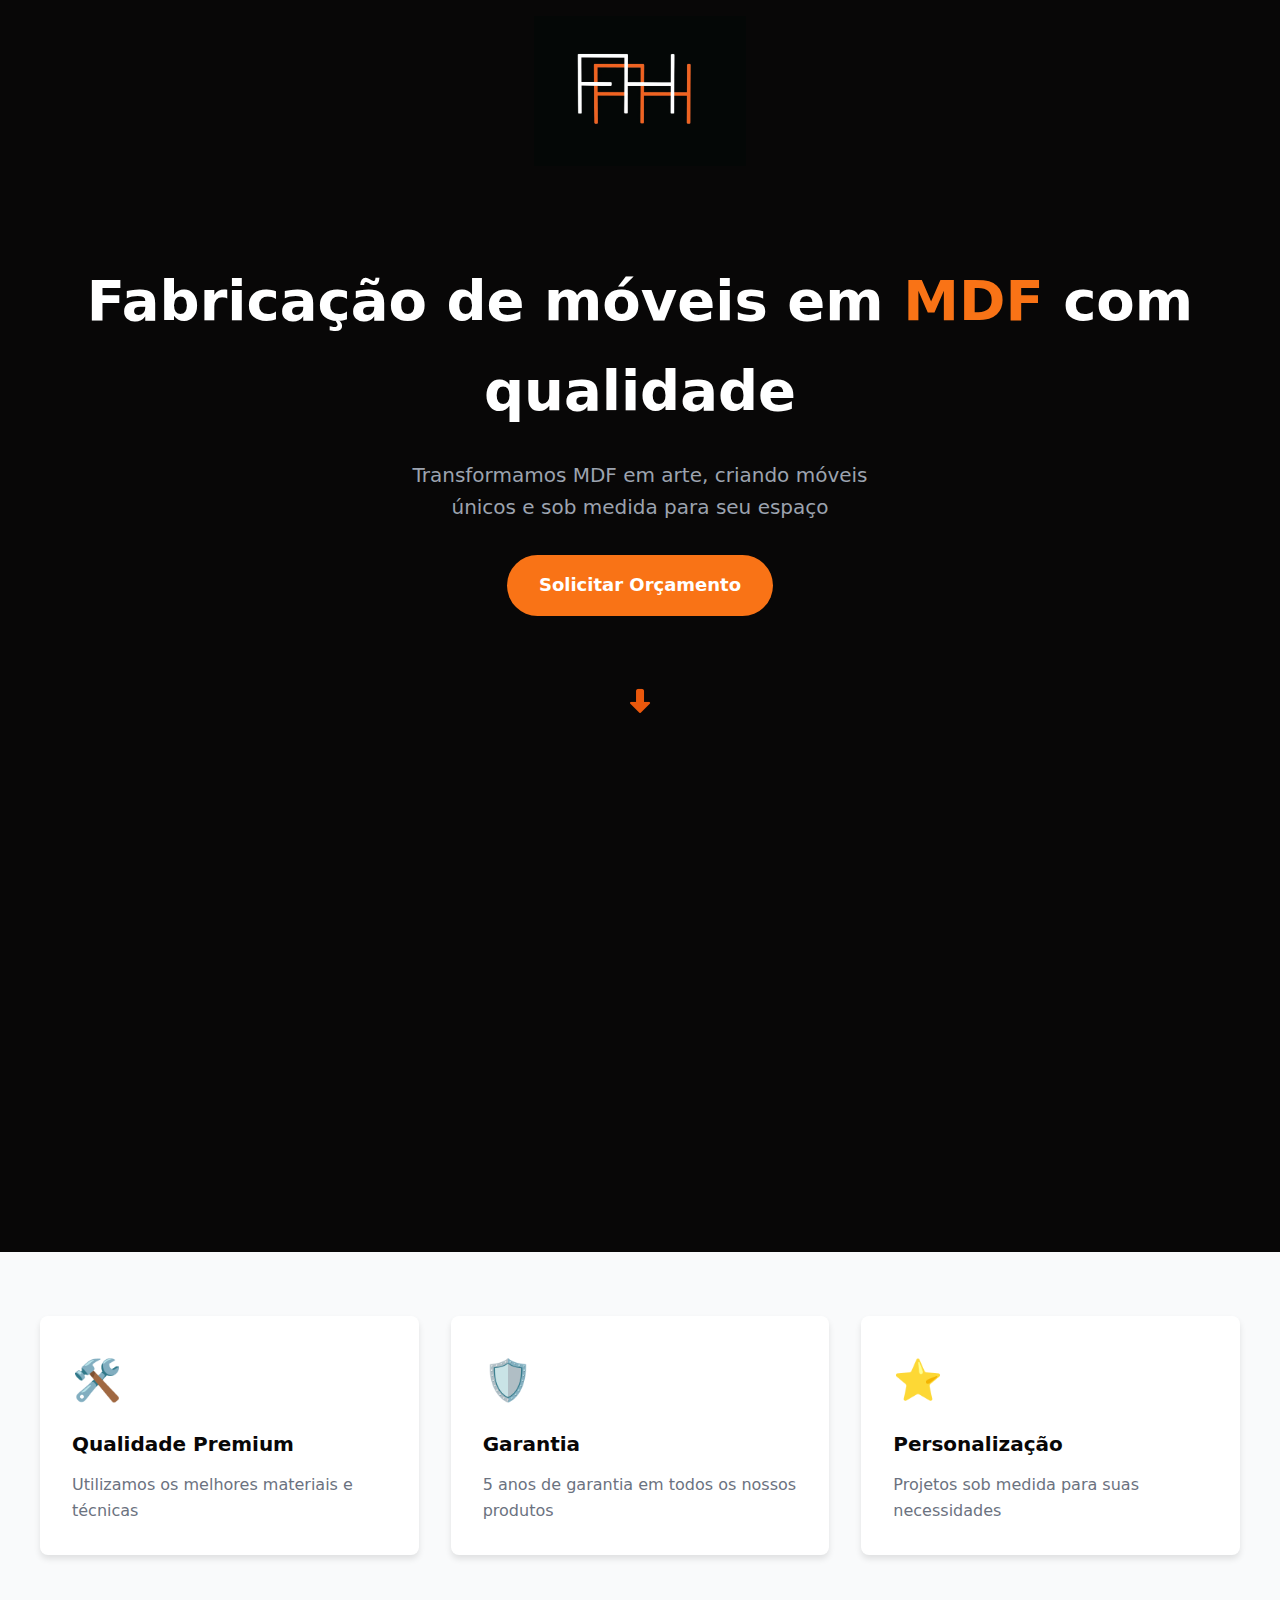
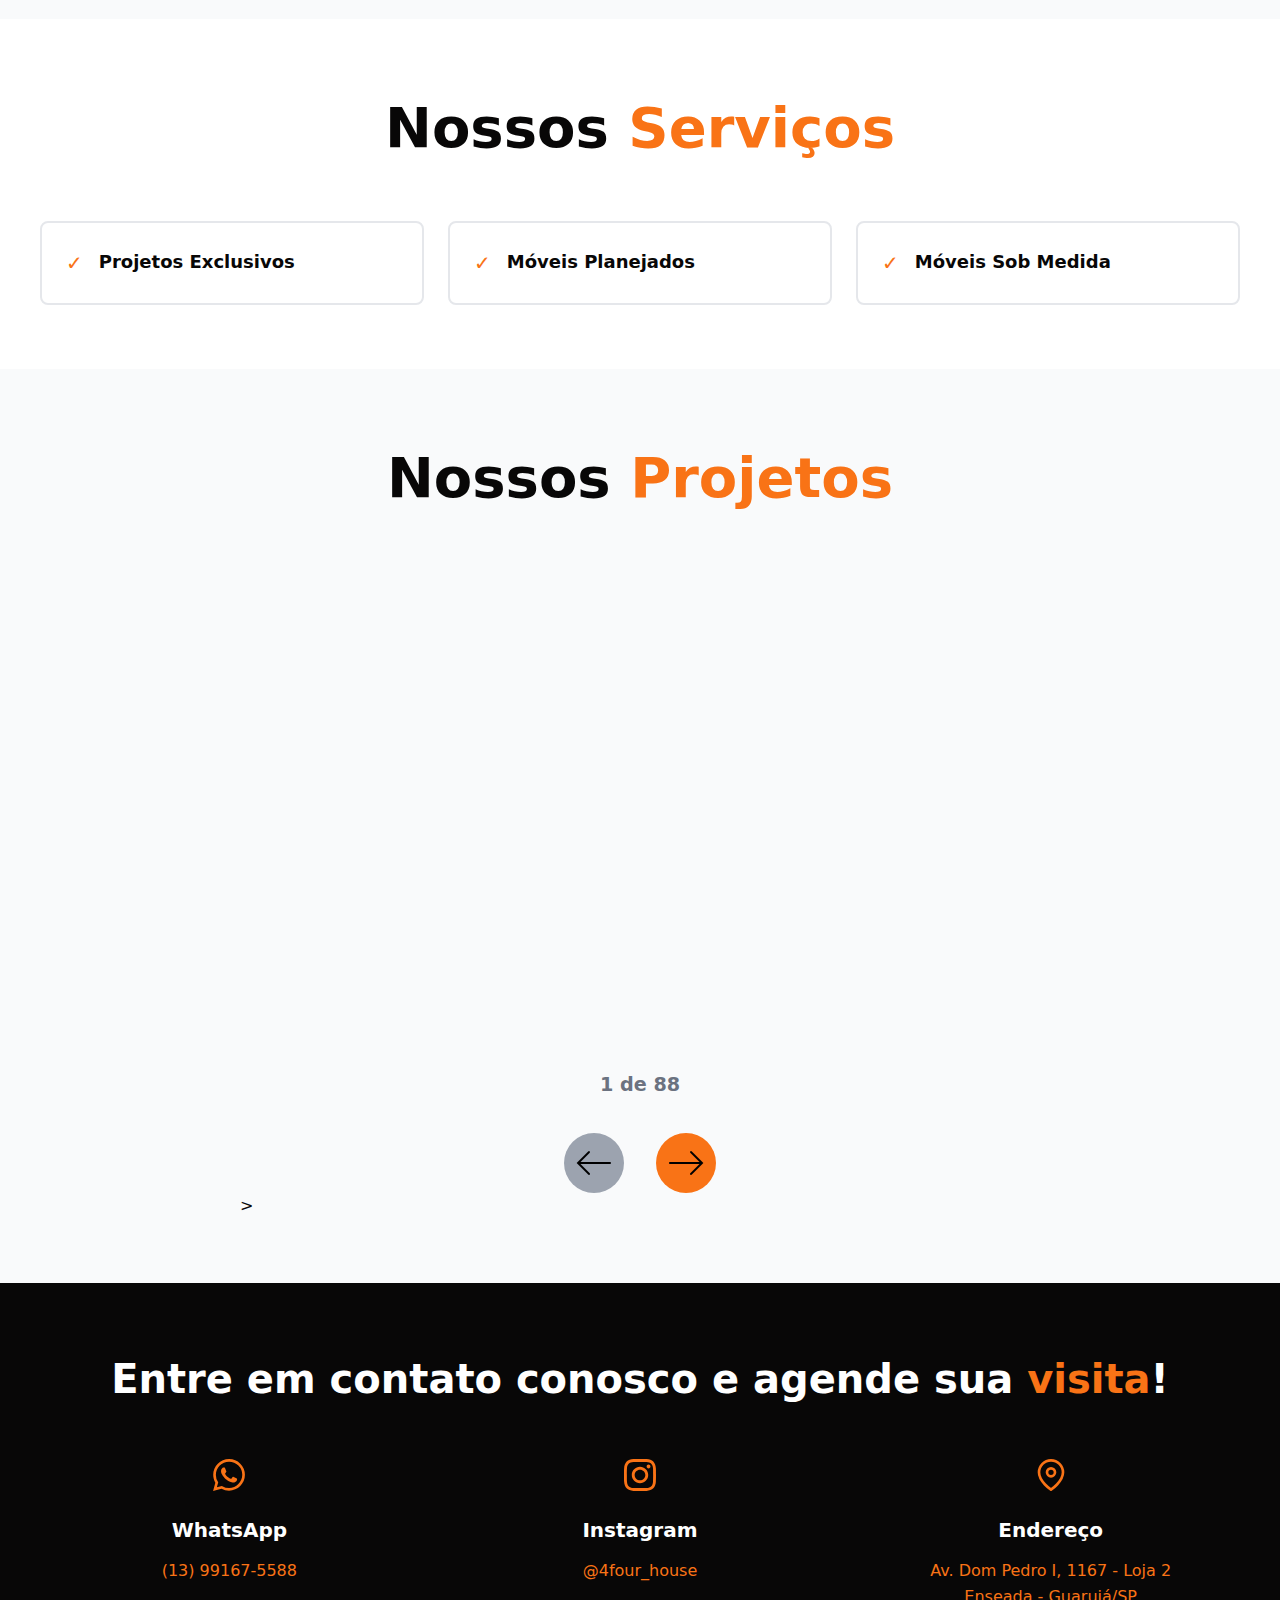
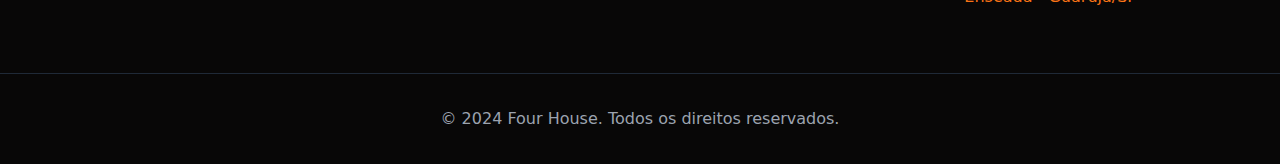
<file: FourHouse/teste.html>
<!DOCTYPE html>
<html lang="pt-BR">
<head>
    <meta charset="UTF-8">
    <meta name="viewport" content="width=device-width, initial-scale=1.0">
    <title>Four House - Marcenaria Artesanal</title>
    <link rel="stylesheet" href="teste.css">
</head>
<body>
    <nav class="navbar">
        <div class="nav-container">
            <img src="logo.png" alt="Four House Logo" class="logo">
        </div>
        
    </nav>

    <section id="home" class="hero">
        <div class="hero-content">
            <h1>Fabricação de móveis em <span>MDF</span> com qualidade</h1>
            <p>Transformamos MDF em arte, criando móveis únicos e sob medida para seu espaço</p>
            <a href="https://wa.me/5513991675588" target="_blank" class="cta-button">Solicitar Orçamento</a>
        </div>
        <div class="scroll-indicator">
            <div class="scroll-arrow"><img src="seta.png" alt=""></div>
        </div>
    </section>

    <section id="about" class="features">
        <div class="features-container">
            <div class="feature-card">
                <div class="icon">🛠️</div>
                <h3>Qualidade Premium</h3>
                <p>Utilizamos os melhores materiais e técnicas</p>
            </div>
            <div class="feature-card">
                <div class="icon">🛡️</div>
                <h3>Garantia</h3>
                <p>5 anos de garantia em todos os nossos produtos</p>
            </div>
            <div class="feature-card">
                <div class="icon">⭐</div>
                <h3>Personalização</h3>
                <p>Projetos sob medida para suas necessidades</p>
            </div>
        </div>
    </section>

    <section id="services" class="services">
        <h2>Nossos <span class="text-orange">Serviços</span></h2>
        <div class="services-grid">
            <div class="service-card">
                <div class="service-icon">✓</div>
                <h3>Projetos Exclusivos</h3>
            </div>
            <div class="service-card">
                <div class="service-icon">✓</div>
                <h3>Móveis Planejados</h3>
            </div>
            <div class="service-card">
                <div class="service-icon">✓</div>
                <h3>Móveis Sob Medida</h3>
            </div>
        </div>
    </section>

    <section id="projects" class="projects">
        <h2>Nossos <span class="text-orange">Projetos</span></h2>
        
            <div class="projects-grid" id="projectsGrid">
                <!-- Os 69 projetos serão gerados pelo JavaScript -->
            </div>
            <div class="projects-counter">
                <span id="currentProject">1</span> de <span id="totalProjects">6</span>
            </div>
        </div>
            <div class="projects-container">
                <div class="projects-navigation">
                    <button class="nav-btn prev-btn" id="prevBtn"><img src="icons8-seta-para-a-esquerda-50.png" alt=""></button>
                    <button class="nav-btn next-btn" id="nextBtn"><img src="icons8-seta-para-a-direita-50 (1).png" alt=""></button>
                </div>>
    </section>

    <section id="contact" class="contact">
        <h2>Entre em contato conosco e agende sua <span class="text-orange">visita</span>!</h2>
        <div class="contact-grid">
            <div class="contact-item">
                <div class="contact-icon whatsapp-icon">
                    <svg width="32" height="32" viewBox="0 0 24 24" fill="none" xmlns="http://www.w3.org/2000/svg">
                        <path d="M17.472 14.382c-.297-.149-1.758-.867-2.03-.967-.273-.099-.471-.148-.67.15-.197.297-.767.966-.94 1.164-.173.199-.347.223-.644.075-.297-.15-1.255-.463-2.39-1.475-.883-.788-1.48-1.761-1.653-2.059-.173-.297-.018-.458.13-.606.134-.133.298-.347.446-.52.149-.174.198-.298.298-.497.099-.198.05-.371-.025-.52-.075-.149-.669-1.612-.916-2.207-.242-.579-.487-.5-.669-.51-.173-.008-.371-.01-.57-.01-.198 0-.52.074-.792.372-.272.297-1.04 1.016-1.04 2.479 0 1.462 1.065 2.875 1.213 3.074.149.198 2.096 3.2 5.077 4.487.709.306 1.262.489 1.694.625.712.227 1.36.195 1.871.118.571-.085 1.758-.719 2.006-1.413.248-.694.248-1.289.173-1.413-.074-.124-.272-.198-.57-.347m-5.421 7.403h-.004a9.87 9.87 0 01-5.031-1.378l-.361-.214-3.741.982.998-3.648-.235-.374a9.86 9.86 0 01-1.51-5.26c.001-5.45 4.436-9.884 9.888-9.884 2.64 0 5.122 1.03 6.988 2.898a9.825 9.825 0 012.893 6.994c-.003 5.45-4.437 9.884-9.885 9.884m8.413-18.297A11.815 11.815 0 0012.05 0C5.495 0 .16 5.335.157 11.892c0 2.096.547 4.142 1.588 5.945L.057 24l6.305-1.654a11.882 11.882 0 005.683 1.448h.005c6.554 0 11.89-5.335 11.893-11.893A11.821 11.821 0 0020.465 3.488" fill="#f97316"/>
                    </svg>
                </div>
                <h3>WhatsApp</h3>
                <a href="https://wa.me/5513991675588" target="_blank">(13) 99167-5588</a>
            </div>
            <div class="contact-item">
                <div class="contact-icon instagram-icon">
                    <svg width="32" height="32" viewBox="0 0 24 24" fill="none" xmlns="http://www.w3.org/2000/svg">
                        <path d="M12 2.163c3.204 0 3.584.012 4.85.07 3.252.148 4.771 1.691 4.919 4.919.058 1.265.069 1.645.069 4.849 0 3.205-.012 3.584-.069 4.849-.149 3.225-1.664 4.771-4.919 4.919-1.266.058-1.644.07-4.85.07-3.204 0-3.584-.012-4.849-.07-3.26-.149-4.771-1.699-4.919-4.92-.058-1.265-.07-1.644-.07-4.849 0-3.204.013-3.583.07-4.849.149-3.227 1.664-4.771 4.919-4.919 1.266-.057 1.645-.069 4.849-.069zm0-2.163c-3.259 0-3.667.014-4.947.072-4.358.2-6.78 2.618-6.98 6.98-.059 1.281-.073 1.689-.073 4.948 0 3.259.014 3.668.072 4.948.2 4.358 2.618 6.78 6.98 6.98 1.281.058 1.689.072 4.948.072 3.259 0 3.668-.014 4.948-.072 4.354-.2 6.782-2.618 6.979-6.98.059-1.28.073-1.689.073-4.948 0-3.259-.014-3.667-.072-4.947-.196-4.354-2.617-6.78-6.979-6.98-1.281-.059-1.69-.073-4.949-.073zm0 5.838c-3.403 0-6.162 2.759-6.162 6.162s2.759 6.163 6.162 6.163 6.162-2.759 6.162-6.163c0-3.403-2.759-6.162-6.162-6.162zm0 10.162c-2.209 0-4-1.79-4-4 0-2.209 1.791-4 4-4s4 1.791 4 4c0 2.21-1.791 4-4 4zm6.406-11.845c-.796 0-1.441.645-1.441 1.44s.645 1.44 1.441 1.44c.795 0 1.439-.645 1.439-1.44s-.644-1.44-1.439-1.44z" fill="#f97316"/>
                    </svg>
                </div>
                <h3>Instagram</h3>
                <a href="https://instagram.com/4four_house" target="_blank">@4four_house</a>
            </div>
            <div class="contact-item">
                <div class="contact-icon address-icon">
                    <svg width="32" height="32" viewBox="0 0 24 24" fill="none" xmlns="http://www.w3.org/2000/svg">
                        <path d="M21 10c0 7-9 13-9 13s-9-6-9-13a9 9 0 0 1 18 0z" stroke="#f97316" stroke-width="2" stroke-linecap="round" stroke-linejoin="round" fill="none"/>
                        <circle cx="12" cy="10" r="3" stroke="#f97316" stroke-width="2" stroke-linecap="round" stroke-linejoin="round" fill="none"/>
                    </svg>
                </div>
                <h3>Endereço</h3>
                <a href="https://maps.google.com/?q=Av.+Dom+Pedro+I,+1167+-+Loja+2,+Enseada,+Guarujá,+SP" target="_blank" class="address-link">Av. Dom Pedro I, 1167 - Loja 2<br>Enseada - Guarujá/SP</a>
            </div>
        </div>
    </section>

    <footer>
        <p>© 2024 Four House. Todos os direitos reservados.</p>
    </footer>

    <script src="teste.js"></script>
</body>
</html>
</file>
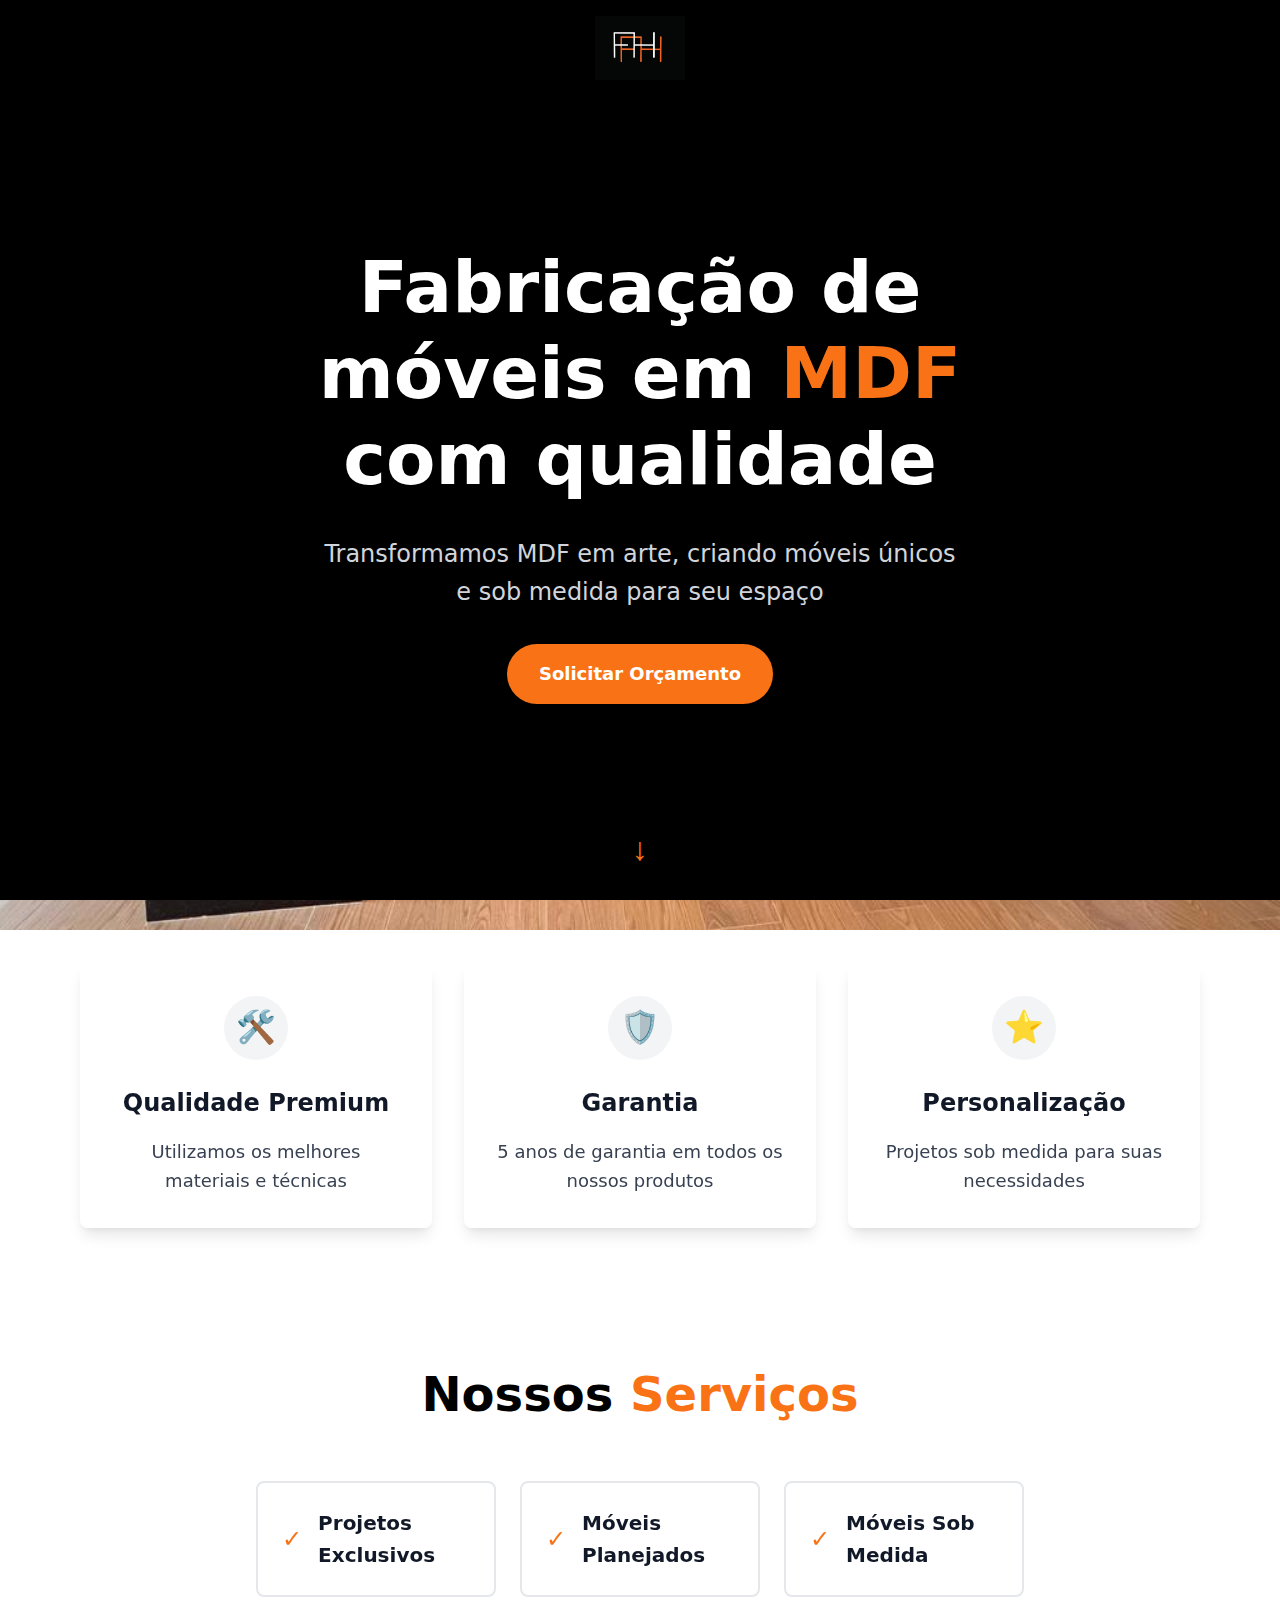
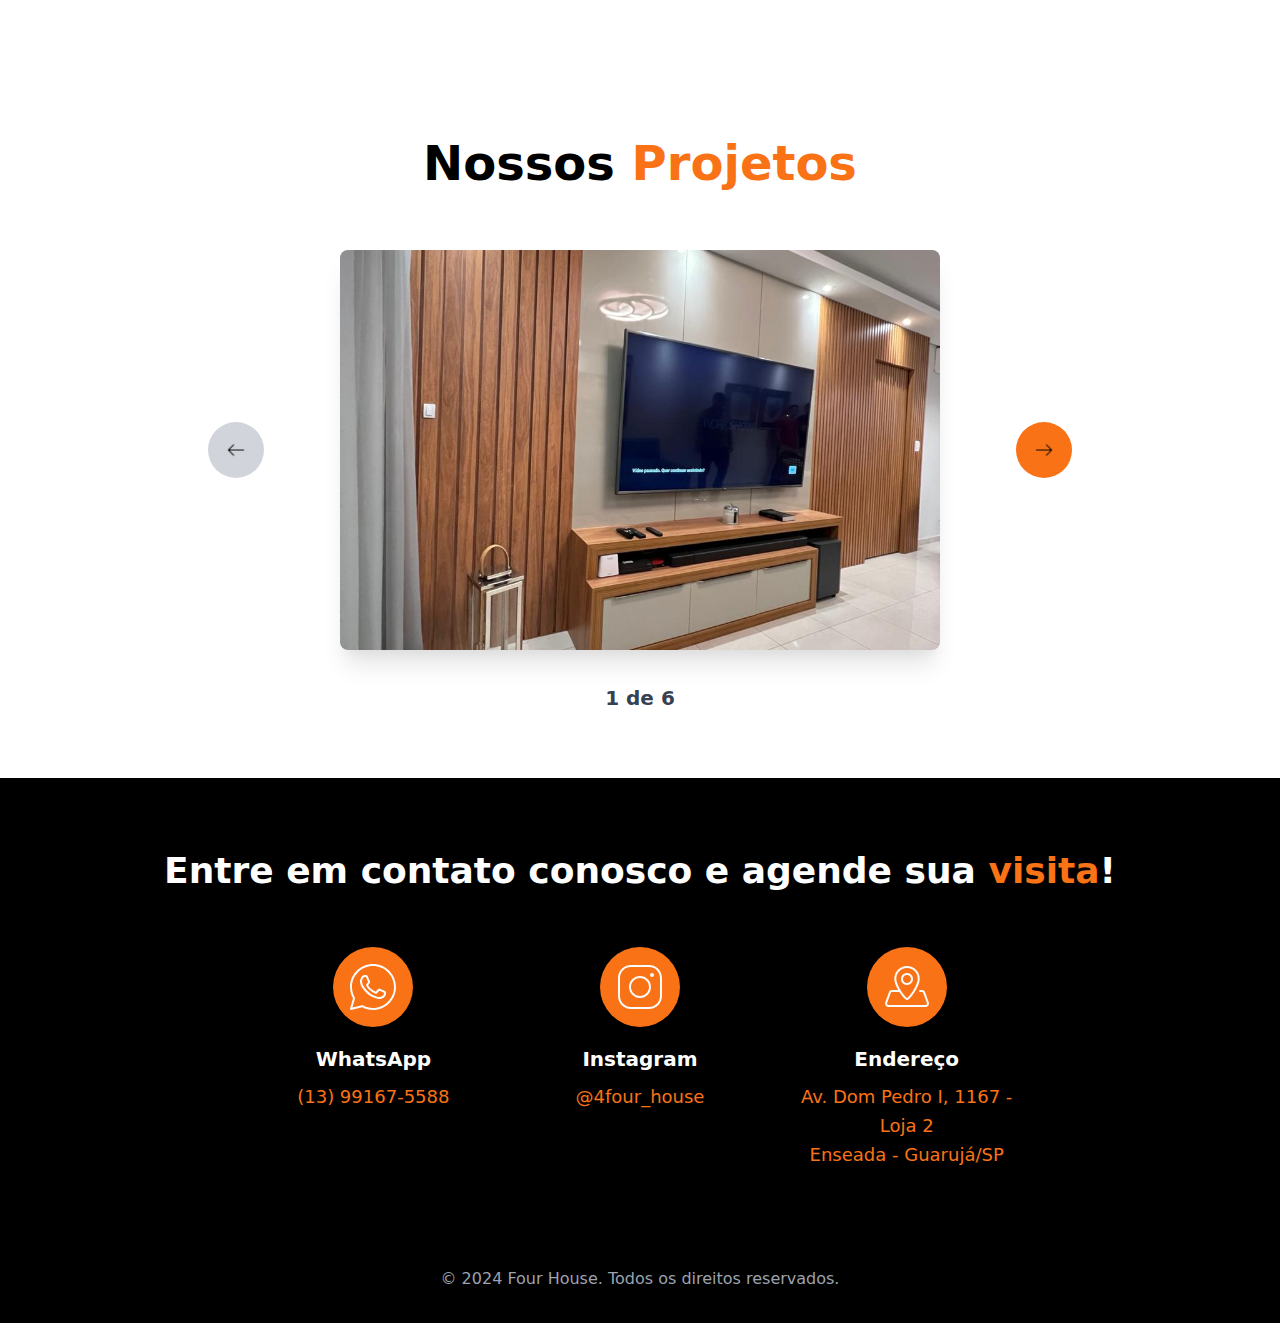
<file: FourHouse/teste2.html>
<!DOCTYPE html>
<html lang="pt-BR">
<head>
    <meta charset="UTF-8">
    <meta name="viewport" content="width=device-width, initial-scale=1.0">
    <title>Four House - Marcenaria Artesanal</title>
    <link rel="stylesheet" href="teste2.css">
</head>
<body>
    <!-- Navigation -->
    <nav class="navbar">
        <div class="nav-container">
            <img src="logo.png" alt="Four House Logo" class="logo">
        </div>
    </nav>

    <!-- Hero Section -->
    <section id="home" class="hero">
        <div class="hero-content">
            <h1>Fabricação de móveis em <span>MDF</span> com qualidade</h1>
            <p>Transformamos MDF em arte, criando móveis únicos e sob medida para seu espaço</p>
            <a href="https://wa.me/5513991675588" target="_blank" class="cta-button">Solicitar Orçamento</a>
        </div>
        <button class="scroll-indicator" data-scroll-to="about">
            <span class="scroll-arrow">↓</span>
        </button>
    </section>

    <!-- Main Content Wrapper with Background Image -->
    <div class="main-content-wrapper">
        <!-- Features Section -->
        <section id="about" class="features-section">
            <div class="container">
                <div class="features-grid">
                    <div class="feature-card">
                        <div class="icon-container">🛠️</div>
                        <h3>Qualidade Premium</h3>
                        <p>Utilizamos os melhores materiais e técnicas</p>
                    </div>
                    <div class="feature-card">
                        <div class="icon-container">🛡️</div>
                        <h3>Garantia</h3>
                        <p>5 anos de garantia em todos os nossos produtos</p>
                    </div>
                    <div class="feature-card">
                        <div class="icon-container">⭐</div>
                        <h3>Personalização</h3>
                        <p>Projetos sob medida para suas necessidades</p>
                    </div>
                </div>
            </div>
        </section>

        <!-- Services Section -->
        <section id="services" class="services-section">
            <div class="container">
                <h2><span class="text-black">Nossos</span> <span class="text-orange">Serviços</span></h2>
                <div class="services-grid">
                    <div class="service-card">
                        <span class="service-icon">✓</span>
                        <h3>Projetos Exclusivos</h3>
                    </div>
                    <div class="service-card">
                        <span class="service-icon">✓</span>
                        <h3>Móveis Planejados</h3>
                    </div>
                    <div class="service-card">
                        <span class="service-icon">✓</span>
                        <h3>Móveis Sob Medida</h3>
                    </div>
                </div>
            </div>
        </section>

        <!-- Projects Section -->
        <section id="projects" class="projects-section">
            <div class="container">
                <h2><span class="text-black">Nossos</span> <span class="text-orange">Projetos</span></h2>
                <div class="projects-carousel">
                    <button class="nav-btn prev-btn" id="prevBtn">
                        <img src="icons8-seta-para-a-esquerda-50.png" alt="Previous">
                    </button>
                    
                    <div class="carousel-container">
                        <div class="carousel-track" id="carouselTrack">
                            <!-- Images will be inserted here by JavaScript -->
                        </div>
                    </div>
                    
                    <button class="nav-btn next-btn" id="nextBtn">
                        <img src="icons8-seta-para-a-direita-50 (1).png" alt="Next">
                    </button>
                </div>
                <div class="projects-counter">
                    <span id="currentProject">1</span> de <span id="totalProjects">6</span>
                </div>
            </div>
        </section>
    </div>

    <!-- Contact Section -->
    <section id="contact" class="contact-section">
        <div class="container">
            <h2>Entre em contato conosco e agende sua <span class="text-orange">visita</span>!</h2>
            <div class="contact-grid">
                <div class="contact-item">
                    <div class="contact-icon"><img src="whatsapp.svg" alt=""></div>
                    <h3>WhatsApp</h3>
                    <a href="https://wa.me/5513991675588" target="_blank">(13) 99167-5588</a>
                </div>
                <div class="contact-item">
                    <div class="contact-icon"><img src="insta.svg" alt=""></div>
                    <h3>Instagram</h3>
                    <a href="https://instagram.com/4four_house" target="_blank">@4four_house</a>
                </div>
                <div class="contact-item">
                    <div class="contact-icon"><img src="endereco.png" alt=""></div>
                    <h3>Endereço</h3>
                    <a href="https://maps.google.com/?q=Av.+Dom+Pedro+I,+1167+-+Loja+2,+Enseada,+Guarujá,+SP" target="_blank" class="address-link">
                        Av. Dom Pedro I, 1167 - Loja 2<br>Enseada - Guarujá/SP
                    </a>
                </div>
            </div>
        </div>
    </section>

    <!-- Footer -->
    <footer>
        <p>© 2024 Four House. Todos os direitos reservados.</p>
    </footer>

    <script src="teste2.js"></script>
</body>
</html>
</file>
<file: FourHouse/teste.css>
:root {
    --orange: #f97316;
    --black: #080707;
    --white: #ffffff;
    --gray-50: #f9fafb;
    --gray-200: #e5e7eb;
    --gray-300: #9ca3af;
    --gray-600: #6b7280;
    --gray-800: #1f2937;
}

* {
    margin: 0;
    padding: 0;
    box-sizing: border-box;
}

html {
    scroll-behavior: smooth;
}

body {
    font-family: system-ui, -apple-system, BlinkMacSystemFont, 'Segoe UI', sans-serif;
    line-height: 1.6;
    color: var(--black);
}

.text-orange {
    color: var(--orange);
}

/* Navigation - Logo Responsiva e Maior */
.navbar {
    background: var(--black);
    padding: 1rem 0;
    position: fixed;
    width: 100%;
    z-index: 1000;
    top: 0;
}

.nav-container {
    max-width: 1200px;
    margin: 0 auto;
    display: flex;
    justify-content: center;
    align-items: center;
    padding: 0 1rem;
}

.logo {
    height: 150px;
    width: auto;
    object-fit: contain;
    transition: all 0.3s ease;
}

/* Hero Section */
.hero {
    background: var(--black);
    min-height: 100vh;
    display: flex;
    flex-direction: column;
    justify-content: center;
    align-items: center;
    text-align: center;
    padding: 6rem 1rem;
    position: relative;
    margin-top: 160px;
   
}

.hero-content {
   
    height: 100vh;
    margin: 0vh;
 
    
}

.hero h1 {
    font-size: 3.5rem;
    color: var(--white);
    margin-bottom: 1.5rem;
    font-weight: bold;
}

.hero h1 span {
    color: var(--orange);
    
  
}

.hero p {
    font-size: 1.25rem;
    color: var(--gray-300);
    margin-bottom: 2rem;
    max-width: 32rem;
    margin-left: auto;
    margin-right: auto;
}

.cta-button {
    display: inline-block;
    background: var(--orange);
    color: var(--white);
    padding: 1rem 2rem;
    border-radius: 9999px;
    text-decoration: none;
    font-size: 1.125rem;
    font-weight: 600;
    transition: all 0.3s ease;
    transform: scale(1);
}

.cta-button:hover {
    background: #ea580c;
    transform: scale(1.05);
}

.scroll-indicator {
    position: absolute;
    bottom: 2rem;
    color: var(--orange);
    font-size: 2rem;
    animation: bounce 2s infinite;
    height: 60vh;
}

.scroll-arrow {
    font-size: 2rem;
    color: var(--orange);
}

/* Features Section */
.features {
    background: var(--gray-50);
    padding: 4rem 1rem;
}

.features-container {
    max-width: 1200px;
    margin: 0 auto;
    display: grid;
    grid-template-columns: repeat(auto-fit, minmax(300px, 1fr));
    gap: 2rem;
}

.feature-card {
    background: var(--white);
    padding: 2rem;
    border-radius: 0.5rem;
    box-shadow: 0 4px 6px rgba(0, 0, 0, 0.1);
    transition: all 0.3s ease;
}

.feature-card:hover {
    transform: translateY(-8px);
    box-shadow: 0 10px 25px rgba(0, 0, 0, 0.15);
}

.feature-card .icon {
    font-size: 2.5rem;
    margin-bottom: 1rem;
}

.feature-card h3 {
    font-size: 1.25rem;
    margin-bottom: 0.75rem;
    font-weight: bold;
    color: var(--black);
}

.feature-card p {
    color: var(--gray-600);
}

/* Services Section - Tamanho de letra aumentado */
.services {
    padding: 4rem 1rem;
    background: var(--white);
}

.services h2 {
    text-align: center;
    font-size: 3.5rem;
    margin-bottom: 3rem;
    font-weight: bold;
    color: var(--black);
}

.services-grid {
    max-width: 1200px;
    margin: 0 auto;
    display: grid;
    grid-template-columns: repeat(auto-fit, minmax(300px, 1fr));
    gap: 1.5rem;
}

.service-card {
    display: flex;
    align-items: center;
    gap: 1rem;
    padding: 1.5rem;
    border: 2px solid var(--gray-200);
    border-radius: 0.5rem;
    transition: all 0.3s ease;
    background: var(--white);
}

.service-card:hover {
    border-color: var(--orange);
    transform: translateY(-4px);
}

.service-icon {
    color: var(--orange);
    font-size: 1.25rem;
    font-weight: bold;
}

.service-card h3 {
    font-size: 1.125rem;
    font-weight: 600;
    color: var(--black);
}

/* Projects Section - Uma imagem por vez com navegação embaixo */
.projects {
    padding: 4rem 1rem;
    background: var(--gray-50);
}

.projects h2 {
    text-align: center;
    font-size: 3.5rem;
    margin-bottom: 3rem;
    font-weight: bold;
    color: var(--black);
}

.projects-container {
    max-width: 800px;
    margin: 0 auto;
    position: relative;
  
}

.projects-grid {
    display: flex;
    justify-content: center;
    min-height: 500px;
    width: 100%;
}

.project-card {
    background: var(--white);
    border-radius: 0.5rem;
    overflow: hidden;
    box-shadow: 0 4px 6px rgba(0, 0, 0, 0.1);
    transition: all 0.3s ease;
    opacity: 0;
    transform: translateX(50px);
    animation: slideIn 0.6s ease forwards;
    width: 100%;
    max-width: 600px;
    margin: 0 auto;
    height: 42vh;
}

.project-card:hover {
    transform: translateY(-8px);
    box-shadow: 0 10px 25px rgba(0, 0, 0, 0.15);
}

.project-image {
    position: relative;
    overflow: hidden;
    height: 400px;
    width: 100%;
}

.project-image img {
    width: 100%;
    height: 100%;
    object-fit: cover;
    transition: transform 0.3s ease;
}

.project-card:hover .project-image img {
    transform: scale(1.05);
}

.project-overlay {
    position: absolute;
    top: 0;
    left: 0;
    right: 0;
    bottom: 0;
    background: rgba(0, 0, 0, 0.3);
    display: flex;
    align-items: center;
    justify-content: center;
    opacity: 0.7;
}

.watermark {
    color: var(--white);
    font-size: 1.5rem;
    font-weight: bold;
    transform: rotate(-45deg);
    pointer-events: none;
}

/* Navegação dos projetos - movida para baixo */
.projects-navigation {
    display: flex;
    justify-content: center;
    gap: 2rem;
    margin-top: 2rem;
    align-items: center;
    
    
     
}

.nav-btn {
    background: var(--orange);
    color: var(--white);
    border: none;
    padding: 1rem 1.5rem;
    border-radius: 50%;
    font-size: 1.5rem;
    cursor: pointer;
    transition: all 0.3s ease;
    font-weight: bold;
    width: 60px;
    height: 60px;
    display: flex;
    align-items: center;
    justify-content: center;
}

.nav-btn:hover {
    background: #ea580c;
    transform: scale(1.1);
}

.nav-btn:disabled {
    background: var(--gray-300);
    cursor: not-allowed;
    transform: none;
}

.projects-counter {
    font-size: 1.2rem;
    color: var(--gray-600);
    font-weight: 600;
    min-width: 120px;
    text-align: center;
    height:19%

}

/* Contact Section */
.contact {
    background: var(--black);
    color: var(--white);
    padding: 4rem 1rem;
}

.contact h2 {
    text-align: center;
    font-size: 2.5rem;
    margin-bottom: 3rem;
    font-weight: bold;
}

.contact-grid {
    max-width: 1200px;
    margin: 0 auto;
    display: grid;
    grid-template-columns: repeat(auto-fit, minmax(250px, 1fr));
    gap: 2rem;
}

.contact-item {
    text-align: center;
}

.contact-icon {
    margin-bottom: 1rem;
    display: inline-block;
    transition: transform 0.3s ease;
}

.contact-icon:hover {
    transform: scale(1.1);
}

.contact-item h3 {
    font-size: 1.25rem;
    font-weight: bold;
    margin-bottom: 0.75rem;
}

.contact-item a {
    color: var(--orange);
    text-decoration: none;
    transition: color 0.3s ease;
}

.contact-item a:hover {
    color: #ea580c;
}

.address-link {
    color: var(--orange) !important;
    text-decoration: none;
    transition: color 0.3s ease;
    display: inline-block;
}

.address-link:hover {
    color: #ea580c !important;
}

/* Footer */
footer {
    background: var(--black);
    color: var(--gray-300);
    text-align: center;
    padding: 2rem;
    border-top: 1px solid var(--gray-800);
}

/* Animations */
@keyframes bounce {
    0%, 20%, 50%, 80%, 100% {
        transform: translateY(0);
    }
    40% {
        transform: translateY(-20px);
    }
    60% {
        transform: translateY(-10px);
    }
}

@keyframes slideIn {
    to {
        opacity: 1;
        transform: translateX(0);
    }
}

/* Responsive Design */
@media (max-width: 768px) {
    .logo {
        height: 120px;
    }

    .hero {
        margin-top: 140px;
    }

    .hero h1 {
        font-size: 2.5rem;
    }

    .hero p {
        font-size: 1.125rem;
    }

    .services h2,
    .projects h2 {
        font-size: 2.5rem;
    }

    .services-grid {
        grid-template-columns: 1fr;
    }

    .contact h2 {
        font-size: 2rem;
    }

    .nav-btn {
        padding: 0.75rem 1rem;
        font-size: 1.25rem;
        width: 50px;
        height: 50px;
    }

    .project-image {
        height: 300px;
    }

    .project-card {
        max-width: 500px;
    }
}

@media (max-width: 480px) {
    .logo {
        height: 100px;
    }

    .hero {
        margin-top: 120px;
    }

    .hero h1 {
        font-size: 2rem;
    }

    .hero p {
        font-size: 1rem;
    }

    .services h2,
    .projects h2 {
        font-size: 2rem;
    }

    .contact h2 {
        font-size: 1.75rem;
    }

    .projects-navigation {
        gap: 1rem;
    }

    .project-image {
        height: 250px;
    }
}
</file>
<file: FourHouse/teste2.css>
:root {
    --orange: #f97316;
    --orange-dark: #ea580c;
    --black: #000000;
    --white: #ffffff;
    --gray-100: #f3f4f6;
    --gray-200: #e5e7eb;
    --gray-300: #d1d5db;
    --gray-400: #9ca3af;
    --gray-700: #374151;
    --gray-900: #111827;
}

* {
    margin: 0;
    padding: 0;
    box-sizing: border-box;
}

html {
    scroll-behavior: smooth;
}

body {
    font-family: system-ui, -apple-system, BlinkMacSystemFont, 'Segoe UI', Roboto, Oxygen, Ubuntu, Cantarell, 'Open Sans', 'Helvetica Neue', sans-serif;
    line-height: 1.6;
    color: var(--gray-900);
    background-color: var(--white);
}

.container {
    max-width: 1152px;
    margin-left: auto;
    margin-right: auto;
    padding-left: 1rem;
    padding-right: 1rem;
}

.text-orange {
    color: var(--orange);
}

.text-black {
    color: var(--black);
}

/* Navigation */
.navbar {
    position: fixed;
    top: 0;
    width: 100%;
    background-color: var(--black);
    z-index: 50;
    padding: 1rem 0;
}

.nav-container {
    max-width: 1152px;
    margin: 0 auto;
    padding: 0 1rem;
    display: flex;
    justify-content: center;
    align-items: center;
}

.logo {
    height: 4rem;
    width: auto;
}

/* Hero Section */
.hero {
    min-height: 100vh;
    background-color: var(--black);
    display: flex;
    flex-direction: column;
    justify-content: center;
    align-items: center;
    text-align: center;
    padding: 5rem 1rem 2rem;
    position: relative;
}

.hero-content {
    max-width: 768px;
    margin-left: auto;
    margin-right: auto;
}

.hero-content h1 {
    font-size: 2.25rem;
    line-height: 1.2;
    font-weight: 700;
    color: var(--white);
    margin-bottom: 2rem;
}

.hero-content h1 span {
    color: var(--orange);
}

.hero-content p {
    font-size: 1.25rem;
    color: var(--gray-300);
    max-width: 640px;
    margin-left: auto;
    margin-right: auto;
    line-height: 1.6;
    margin-bottom: 2rem;
}

.cta-button {
    display: inline-block;
    background-color: var(--orange);
    color: var(--white);
    padding: 1rem 2rem;
    font-size: 1.125rem;
    font-weight: 600;
    border-radius: 9999px;
    box-shadow: 0 10px 15px -3px rgba(0, 0, 0, 0.1), 0 4px 6px -2px rgba(0, 0, 0, 0.05);
    text-decoration: none;
    transition: all 0.3s ease;
}

.cta-button:hover {
    background-color: var(--orange-dark);
    box-shadow: 0 20px 25px -5px rgba(0, 0, 0, 0.1), 0 10px 10px -5px rgba(0, 0, 0, 0.04);
    transform: scale(1.05);
}

.scroll-indicator {
    position: absolute;
    bottom: 2rem;
    background: none;
    border: none;
    cursor: pointer;
    animation: bounce 2s infinite;
}

.scroll-arrow {
    font-size: 2rem;
    color: var(--orange);
}

@keyframes bounce {
    0%, 20%, 50%, 80%, 100% {
        transform: translateY(0);
    }
    40% {
        transform: translateY(-10px);
    }
    60% {
        transform: translateY(-5px);
    }
}

/* Main Content Wrapper with Background */
.main-content-wrapper {
    background-image: url(FUNDOFOUR.jpeg);
    background-size: cover;
    background-position: center;
    background-attachment: fixed;
    background-repeat: no-repeat;
}

/* Features Section */
.features-section {
    padding-top: 4rem;
    padding-bottom: 4rem;
}

.features-grid {
    display: grid;
    gap: 2rem;
}

.feature-card {
    background-color: rgba(255, 255, 255, 0.9);
    backdrop-filter: blur(4px);
    border: none;
    box-shadow: 0 10px 15px -3px rgba(0,0,0,0.1), 0 4px 6px -2px rgba(0,0,0,0.05);
    padding: 2rem;
    text-align: center;
    border-radius: 0.5rem;
    transition: all 0.3s ease;
}

.feature-card:hover {
    box-shadow: 0 20px 25px -5px rgba(0,0,0,0.1), 0 10px 10px -5px rgba(0,0,0,0.04);
    transform: translateY(-0.5rem);
}

.icon-container {
    width: 4rem;
    height: 4rem;
    margin-left: auto;
    margin-right: auto;
    margin-bottom: 1.5rem;
    background-color: var(--gray-100);
    border-radius: 9999px;
    display: flex;
    align-items: center;
    justify-content: center;
    font-size: 2rem;
    color: var(--orange);
}

.feature-card h3 {
    font-size: 1.5rem;
    font-weight: 700;
    margin-bottom: 1rem;
    color: var(--gray-900);
}

.feature-card p {
    color: var(--gray-700);
    font-size: 1.125rem;
}

/* Services Section */
.services-section {
    padding-top: 4rem;
    padding-bottom: 4rem;
}

.services-section h2,
.projects-section h2 {
    font-size: 2.25rem;
    font-weight: 700;
    text-align: center;
    margin-bottom: 3rem;
}

.services-grid {
    display: grid;
    gap: 1.5rem;
    max-width: 768px;
    margin-left: auto;
    margin-right: auto;
}

.service-card {
    background-color: rgba(255, 255, 255, 0.9);
    backdrop-filter: blur(4px);
    border: 2px solid var(--gray-200);
    padding: 1.5rem;
    display: flex;
    align-items: center;
    border-radius: 0.5rem;
    transition: all 0.3s ease;
}

.service-card:hover {
    border-color: var(--orange);
    transform: translateY(-0.25rem);
}

.service-icon {
    font-size: 1.5rem;
    color: var(--orange);
    margin-right: 1rem;
}

.service-card h3 {
    font-size: 1.25rem;
    font-weight: 600;
    color: var(--gray-900);
}

/* Projects Section */
.projects-section {
    padding-top: 4rem;
    padding-bottom: 4rem;
}

.projects-carousel {
    position: relative;
    display: flex;
    align-items: center;
    justify-content: center;
    margin: 0 auto;
    max-width: 800px;
}

.carousel-container {
    width: 600px;
    height: 400px;
    overflow: hidden;
    position: relative;
    border-radius: 0.5rem;
    box-shadow: 0 20px 25px -5px rgba(0,0,0,0.1), 0 10px 10px -5px rgba(0,0,0,0.04);
}

.carousel-track {
    display: flex;
    transition: transform 0.5s ease-in-out;
    height: 100%;
}

.carousel-slide {
    min-width: 100%;
    height: 100%;
    position: relative;
}

.carousel-slide img {
    width: 100%;
    height: 100%;
    object-fit: cover;
}

.nav-btn {
    position: absolute;
    background-color: var(--orange);
    border: none;
    border-radius: 50%;
    width: 3.5rem;
    height: 3.5rem;
    display: flex;
    align-items: center;
    justify-content: center;
    cursor: pointer;
    transition: all 0.3s ease;
    z-index: 10;
}

.nav-btn:hover {
    background-color: var(--orange-dark);
    transform: scale(1.1);
}

.nav-btn:disabled {
    background-color: var(--gray-300);
    cursor: not-allowed;
}

.prev-btn {
    left: -2rem;
}

.next-btn {
    right: -2rem;
}

.nav-btn img {
    width: 24px;
    height: 24px;
}

.projects-counter {
    text-align: center;
    margin-top: 2rem;
    font-size: 1.25rem;
    font-weight: 600;
    color: var(--gray-700);
}

/* Contact Section */
.contact-section {
    padding-top: 4rem;
    padding-bottom: 4rem;
    background-color: var(--black);
}

.contact-section h2 {
    font-size: 1.875rem;
    font-weight: 700;
    text-align: center;
    margin-bottom: 3rem;
    color: var(--white);
}

.contact-grid {
    display: grid;
    gap: 2rem;
    max-width: 768px;
    margin-left: auto;
    margin-right: auto;
}

.contact-item {
    text-align: center;
}

.contact-icon {
    width: 5rem;
    height: 5rem;
    margin-left: auto;
    margin-right: auto;
    margin-bottom: 1rem;
    background-color: var(--orange);
    border-radius: 9999px;
    display: flex;
    align-items: center;
    justify-content: center;
    font-size: 3rem;
    w
}

.contact-item h3 {
    font-size: 1.25rem;
    font-weight: 700;
    margin-bottom: 0.5rem;
    color: var(--white);
}

.contact-item a {
    color: var(--orange);
    text-decoration: none;
    transition: color 0.3s ease;
    font-size: 1.125rem;
}

.contact-item a:hover {
    color: var(--orange-dark);
}

/* Footer */
footer {
    background-color: var(--black);
    padding: 2rem 0;
    text-align: center;
}

footer p {
    color: var(--gray-400);
}

/* Responsive Design */
@media (min-width: 768px) {
    .hero-content h1 {
        font-size: 3.75rem;
    }
    .hero-content p {
        font-size: 1.5rem;
    }
    .features-grid {
        grid-template-columns: repeat(3, 1fr);
    }
    .services-grid {
        grid-template-columns: repeat(3, 1fr);
    }
    .contact-grid {
        grid-template-columns: repeat(3, 1fr);
    }
}

@media (min-width: 1024px) {
    .hero-content h1 {
        font-size: 4.5rem;
    }
    .services-section h2,
    .projects-section h2 {
        font-size: 3rem;
    }
    .contact-section h2 {
        font-size: 2.25rem;
    }
}
</file>
